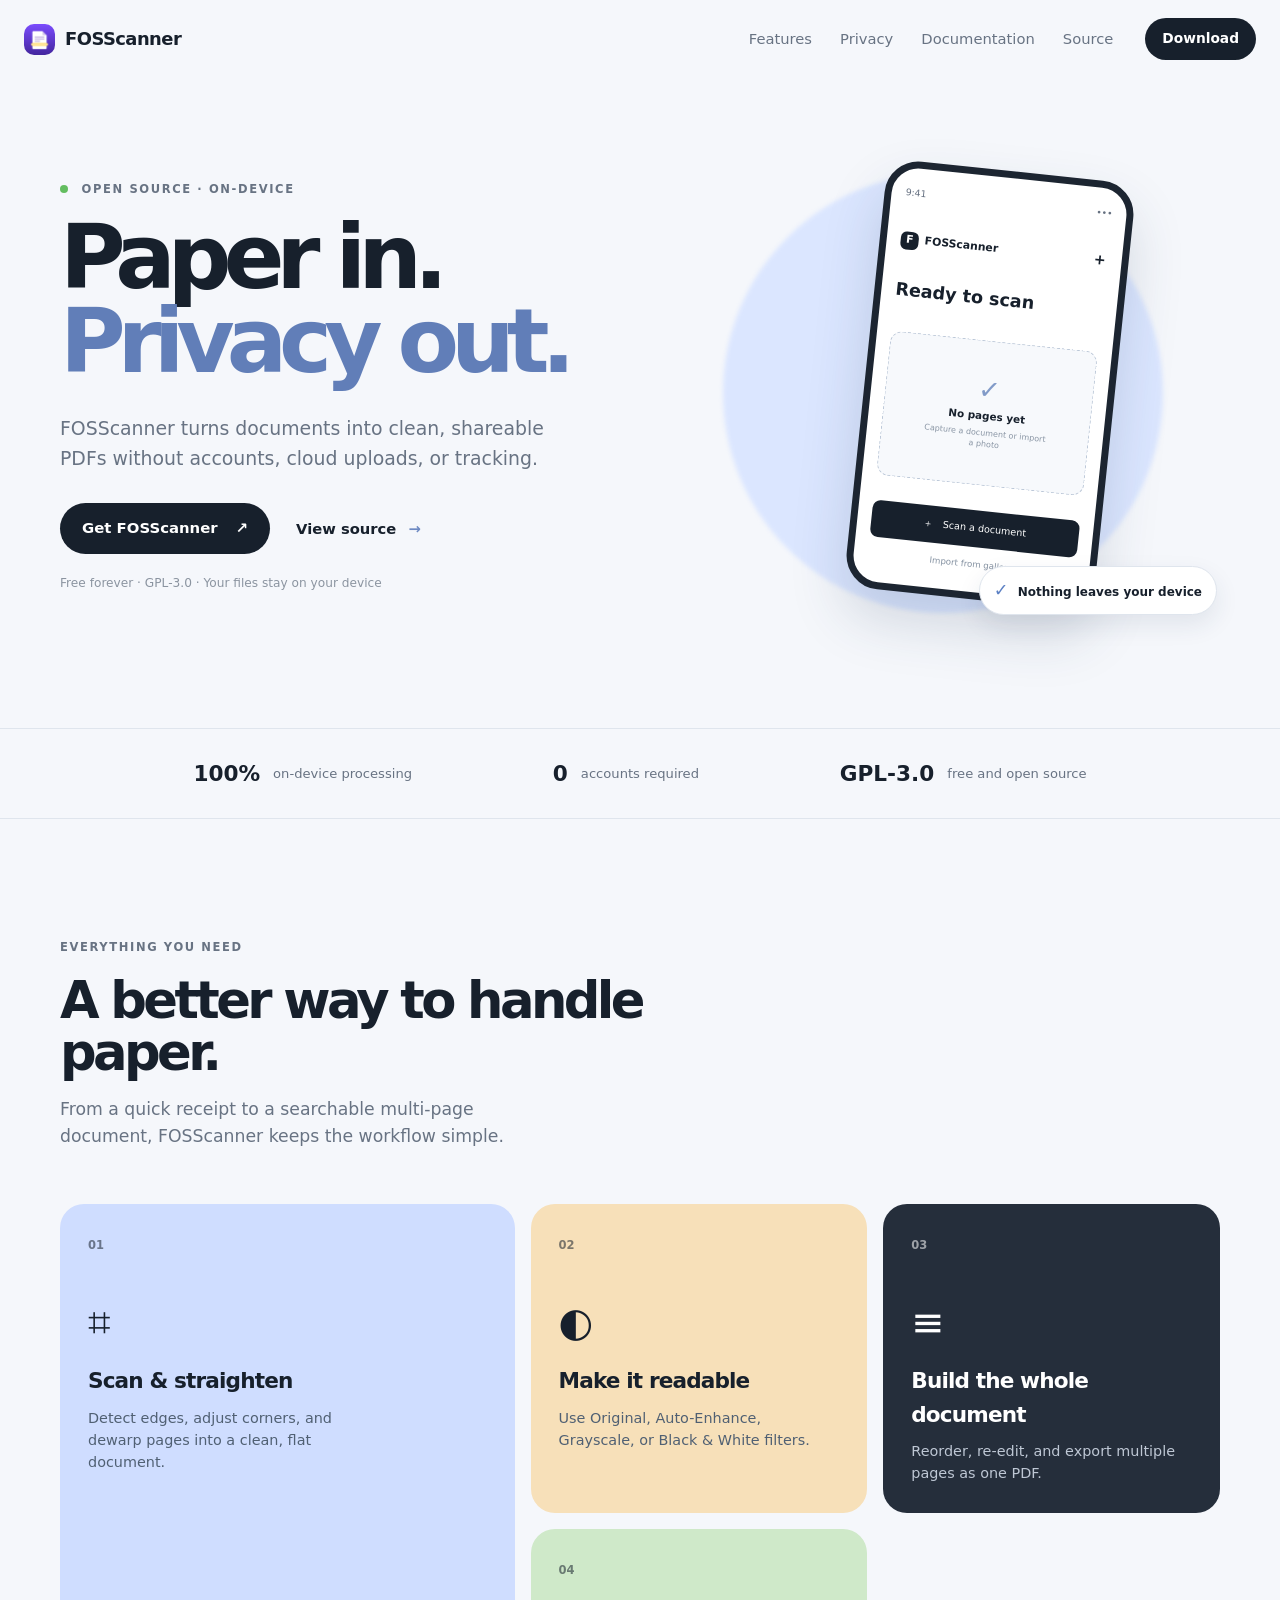
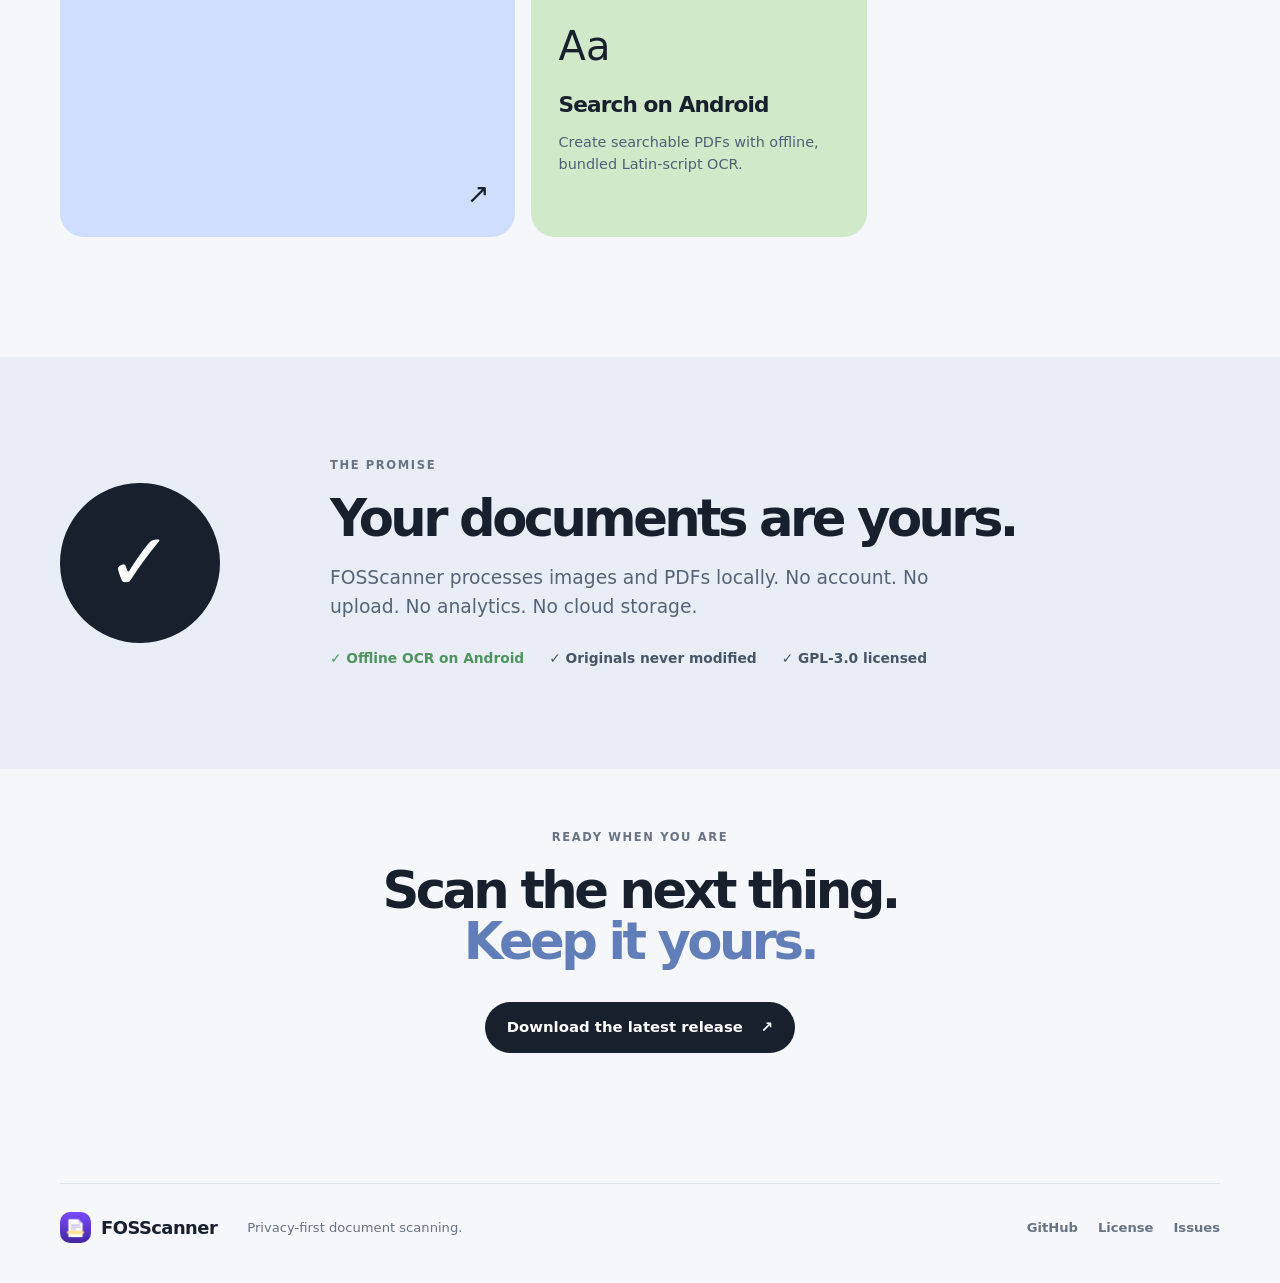
<file: index.html>
<!doctype html>
<html lang="en">
  <head>
    <meta charset="UTF-8" />
    <meta name="viewport" content="width=device-width, initial-scale=1.0" />
    <meta name="description" content="FOSScanner is a privacy-first, free and open-source document scanner. Scan, clean up, and export PDFs entirely on your device." />
    <meta name="theme-color" content="#f5f7fb" />
    <title>FOSScanner — Scan privately</title>
    <link rel="stylesheet" href="styles.css" />
    <link rel="stylesheet" href="hero.css" />
  </head>
  <body>
    <header class="site-header">
      <a class="brand" href="#top" aria-label="FOSScanner home">
        <img class="brand-logo" src="assets/fosscanner-icon.png" alt="" />
        <span>FOSScanner</span>
      </a>
      <nav class="nav-links" aria-label="Main navigation">
        <a href="#features">Features</a>
        <a href="#privacy">Privacy</a>
        <a href="documentation.html">Documentation</a>
        <a href="https://github.com/FOSScanner/fosscanner-app">Source</a>
      </nav>
      <a class="button button-small button-dark" href="https://github.com/FOSScanner/fosscanner-app/releases/latest">Download</a>
    </header>

    <main id="top">
      <section class="hero section-shell">
        <div class="hero-copy">
          <p class="eyebrow"><span class="status-dot"></span> Open source · on-device</p>
          <h1>Paper in.<br /><em>Privacy out.</em></h1>
          <p class="hero-text">FOSScanner turns documents into clean, shareable PDFs without accounts, cloud uploads, or tracking.</p>
          <div class="hero-actions">
            <a class="button button-primary" href="https://github.com/FOSScanner/fosscanner-app/releases/latest">Get FOSScanner <span>↗</span></a>
            <a class="text-link" href="https://github.com/FOSScanner/fosscanner-app">View source <span>→</span></a>
          </div>
          <p class="fine-print">Free forever · GPL-3.0 · Your files stay on your device</p>
        </div>
        <div class="hero-visual" aria-label="FOSScanner ready to scan preview">
          <div class="glow"></div>
          <div class="phone-card phone-front">
            <div class="phone-top"><span>9:41</span><span>•••</span></div>
            <div class="mini-header"><span class="mini-logo">F</span><span>FOSScanner</span><span class="plus">＋</span></div>
            <div class="mini-title">Ready to scan</div>
            <div class="empty-preview"><span>✓</span><strong>No pages yet</strong><small>Capture a document or import a photo</small></div>
            <div class="scan-button">＋ &nbsp; Scan a document</div>
            <div class="import-button">Import from gallery</div>
          </div>
          <div class="privacy-badge"><span>✓</span> Nothing leaves your device</div>
        </div>
      </section>

      <section class="proof-strip">
        <div><strong>100%</strong><span>on-device processing</span></div>
        <div><strong>0</strong><span>accounts required</span></div>
        <div><strong>GPL-3.0</strong><span>free and open source</span></div>
      </section>

      <section id="features" class="section-shell feature-section">
        <div class="section-heading">
          <p class="eyebrow">Everything you need</p>
          <h2>A better way to handle paper.</h2>
          <p>From a quick receipt to a searchable multi-page document, FOSScanner keeps the workflow simple.</p>
        </div>
        <div class="feature-grid">
          <article class="feature-card feature-large blue-card"><span class="feature-number">01</span><div class="feature-icon">⌗</div><h3>Scan &amp; straighten</h3><p>Detect edges, adjust corners, and dewarp pages into a clean, flat document.</p><span class="card-arrow">↗</span></article>
          <article class="feature-card warm-card"><span class="feature-number">02</span><div class="feature-icon">◐</div><h3>Make it readable</h3><p>Use Original, Auto-Enhance, Grayscale, or Black &amp; White filters.</p></article>
          <article class="feature-card dark-card"><span class="feature-number">03</span><div class="feature-icon">≡</div><h3>Build the whole document</h3><p>Reorder, re-edit, and export multiple pages as one PDF.</p></article>
          <article class="feature-card green-card"><span class="feature-number">04</span><div class="feature-icon">Aa</div><h3>Search on Android</h3><p>Create searchable PDFs with offline, bundled Latin-script OCR.</p></article>
        </div>
      </section>

      <section id="privacy" class="privacy-section">
        <div class="section-shell privacy-layout">
          <div class="privacy-symbol" aria-hidden="true"><span>✓</span></div>
          <div>
            <p class="eyebrow">The promise</p>
            <h2>Your documents are yours.</h2>
            <p class="privacy-lead">FOSScanner processes images and PDFs locally. No account. No upload. No analytics. No cloud storage.</p>
            <div class="privacy-points"><span>✓ Offline OCR on Android</span><span>✓ Originals never modified</span><span>✓ GPL-3.0 licensed</span></div>
          </div>
        </div>
      </section>

      <section class="cta-section section-shell">
        <p class="eyebrow">Ready when you are</p>
        <h2>Scan the next thing.<br /><em>Keep it yours.</em></h2>
        <a class="button button-primary" href="https://github.com/FOSScanner/fosscanner-app/releases/latest">Download the latest release <span>↗</span></a>
      </section>
    </main>

    <footer class="site-footer section-shell">
      <a class="brand" href="#top" aria-label="FOSScanner home"><img class="brand-logo" src="assets/fosscanner-icon.png" alt="" /><span>FOSScanner</span></a>
      <p>Privacy-first document scanning.</p>
      <div><a href="https://github.com/FOSScanner/fosscanner-app">GitHub</a><a href="https://github.com/FOSScanner/fosscanner-app/blob/dev/LICENSE">License</a><a href="https://github.com/FOSScanner/fosscanner-app/issues">Issues</a></div>
    </footer>
  </body>
</html>
</file>
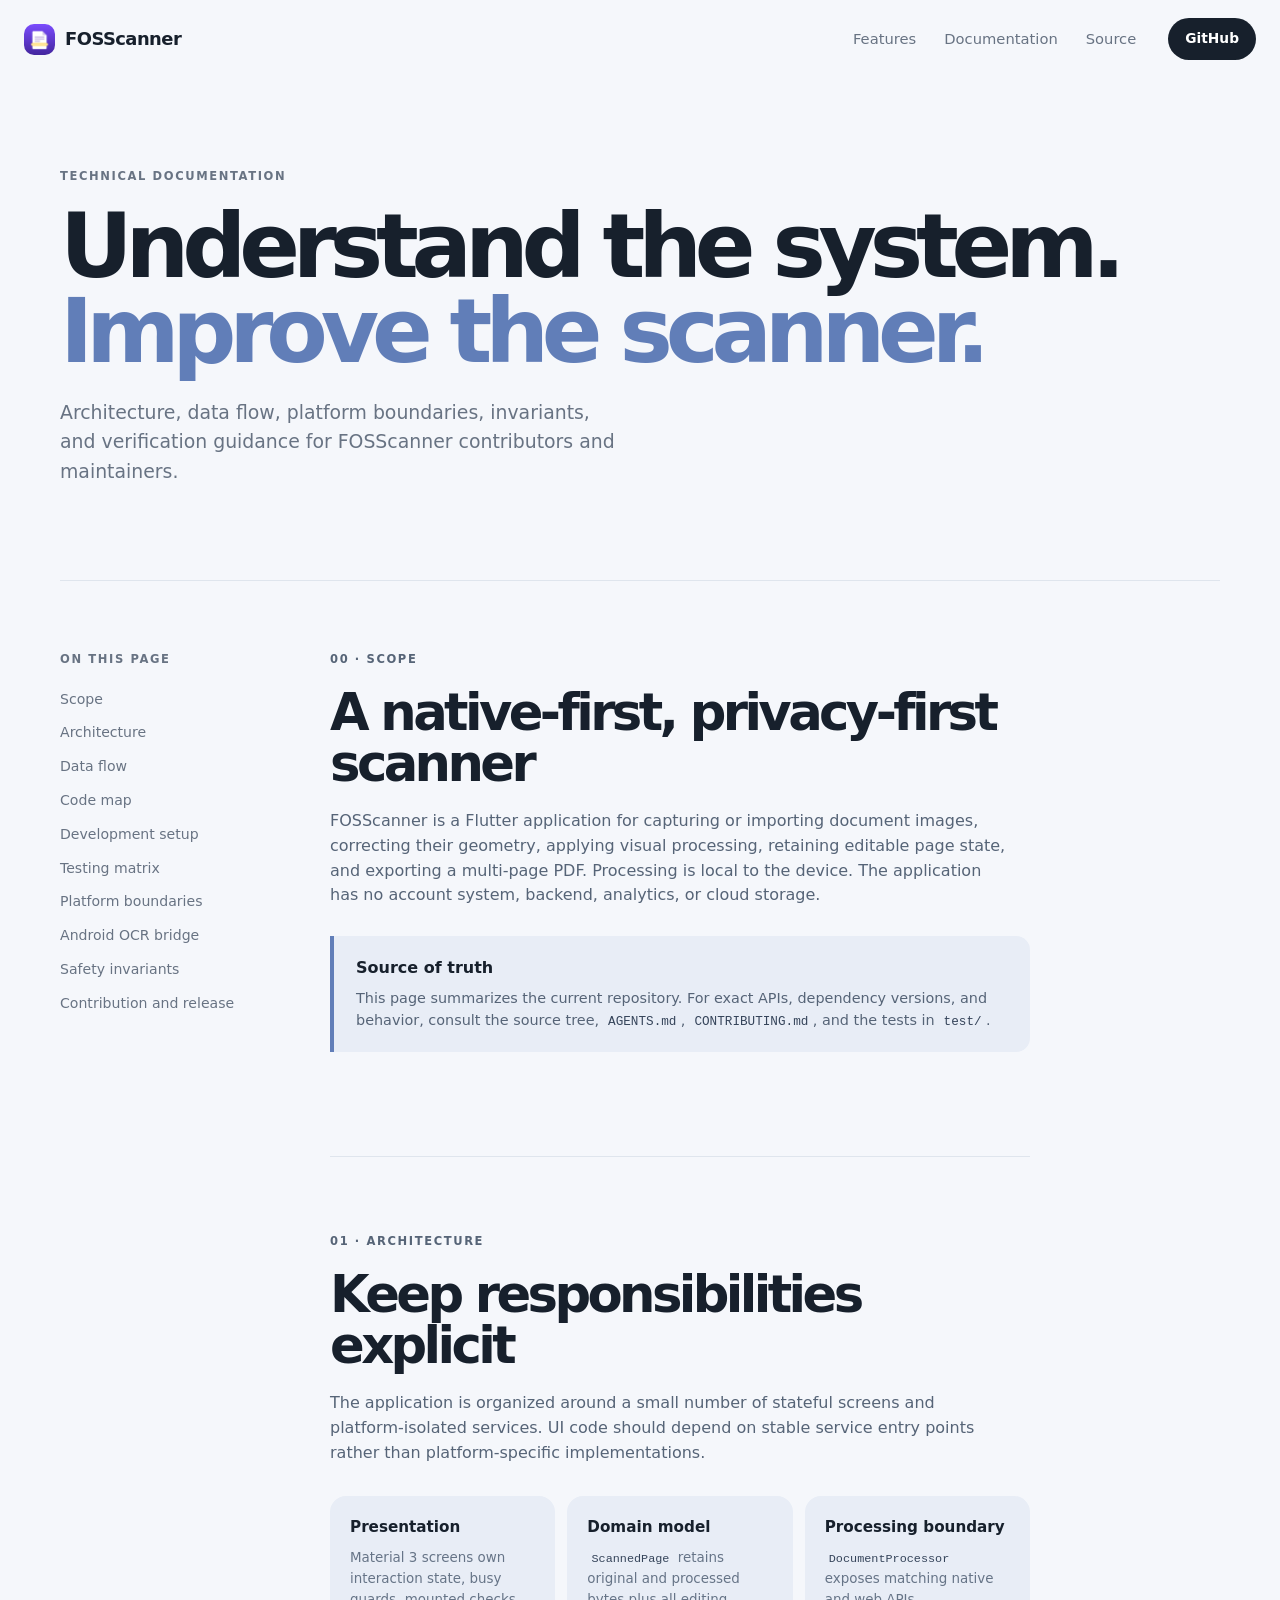
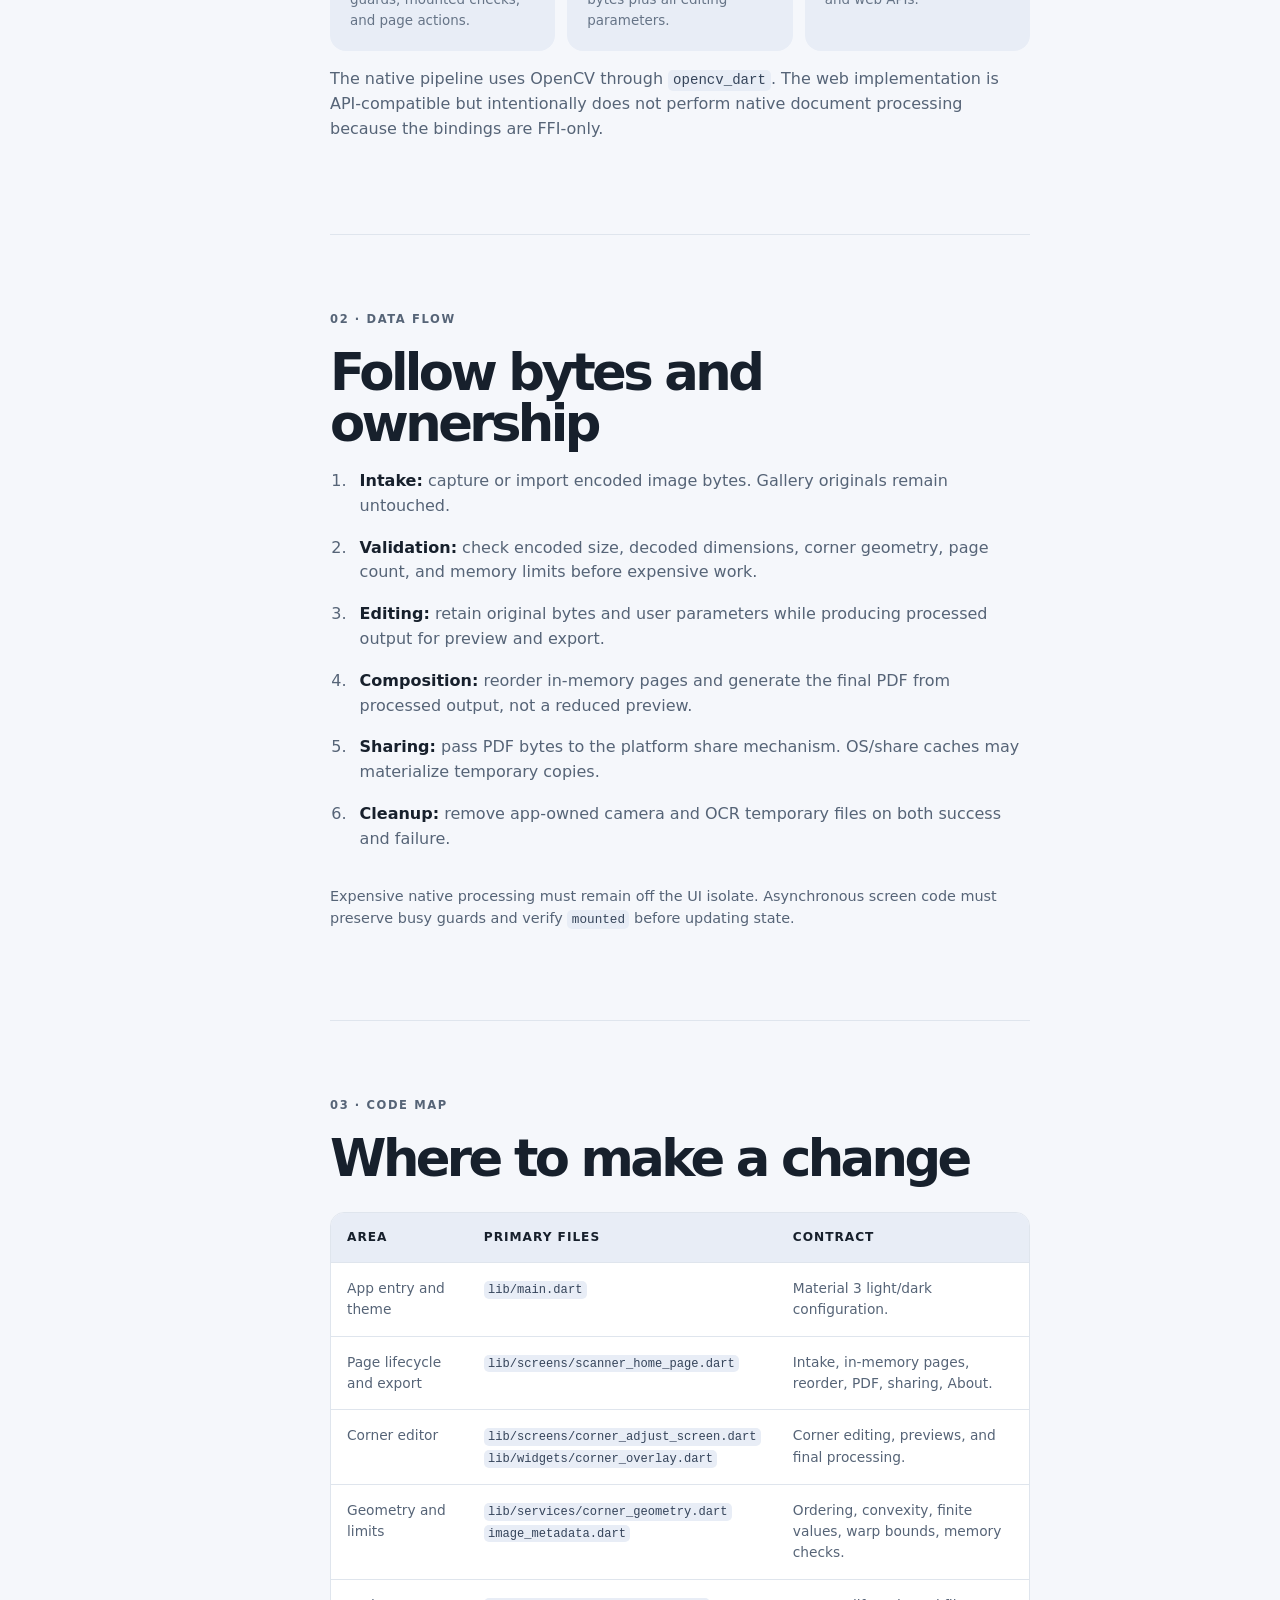
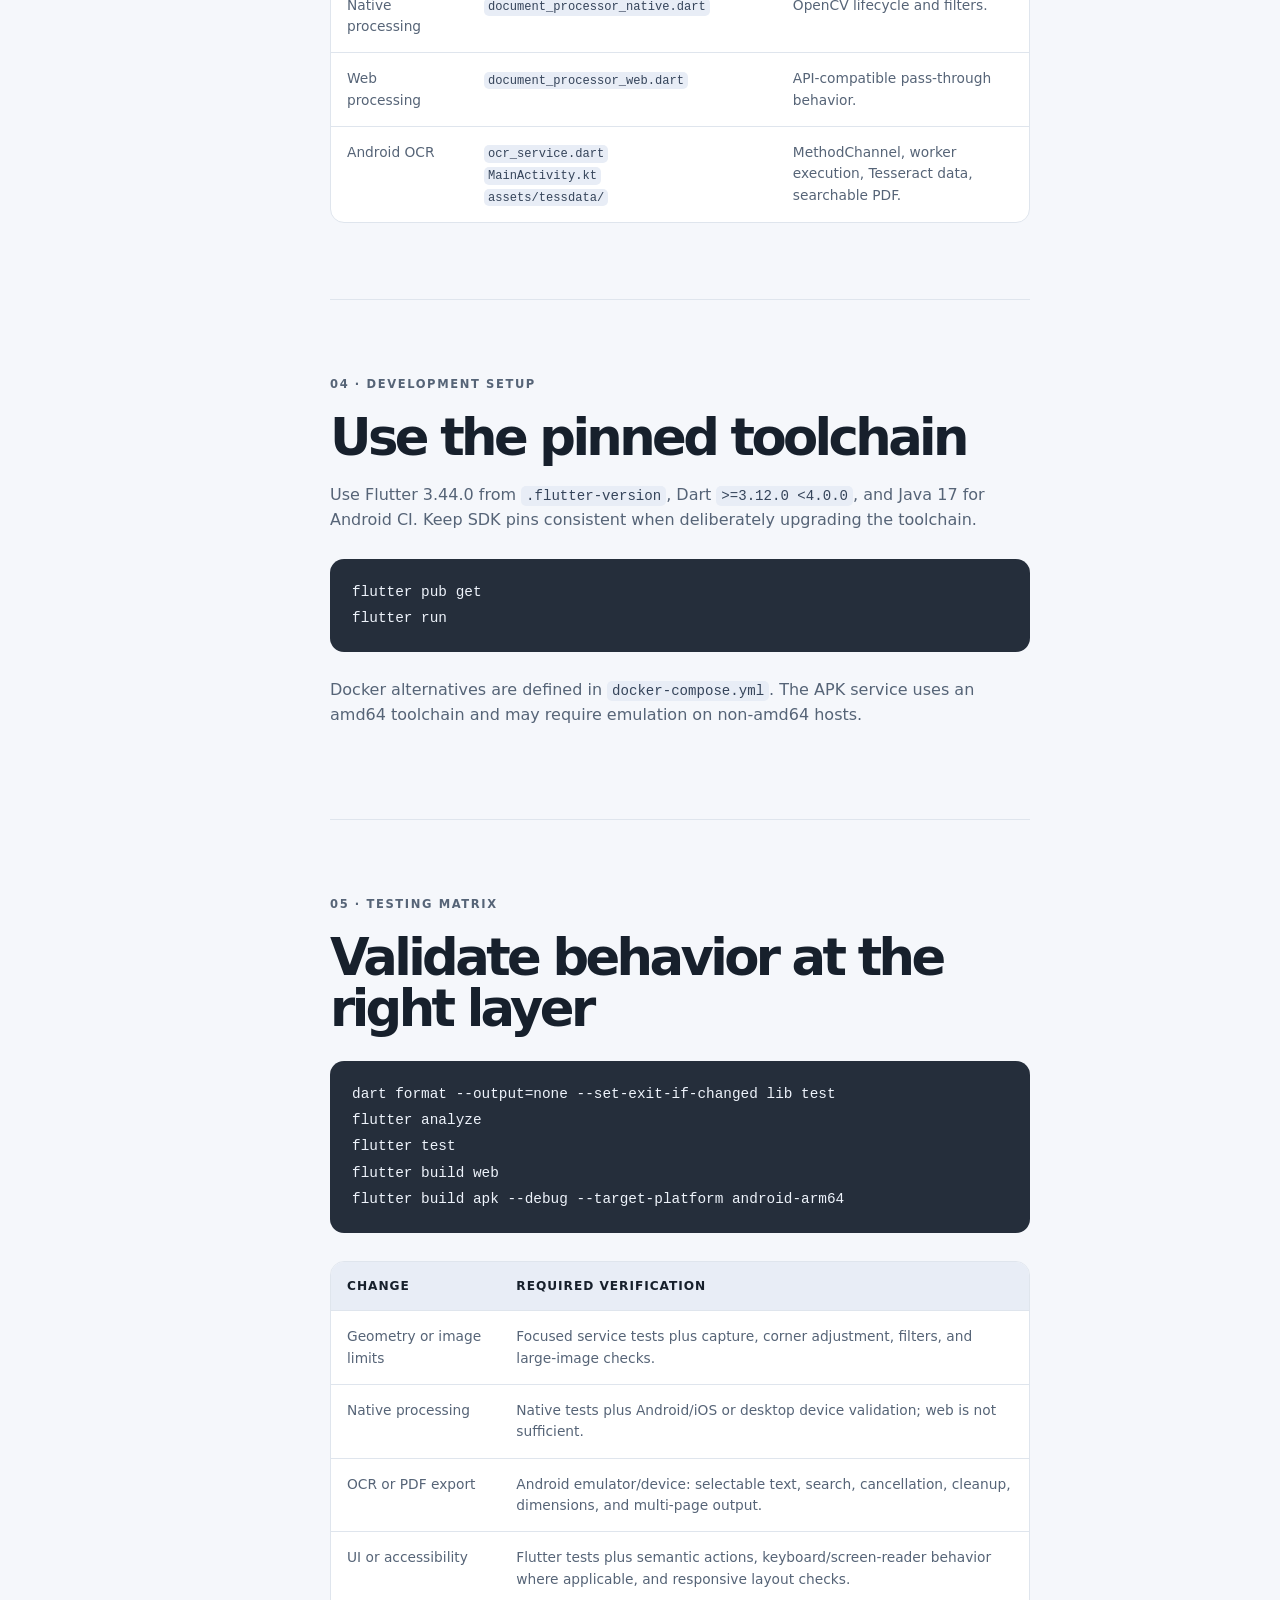
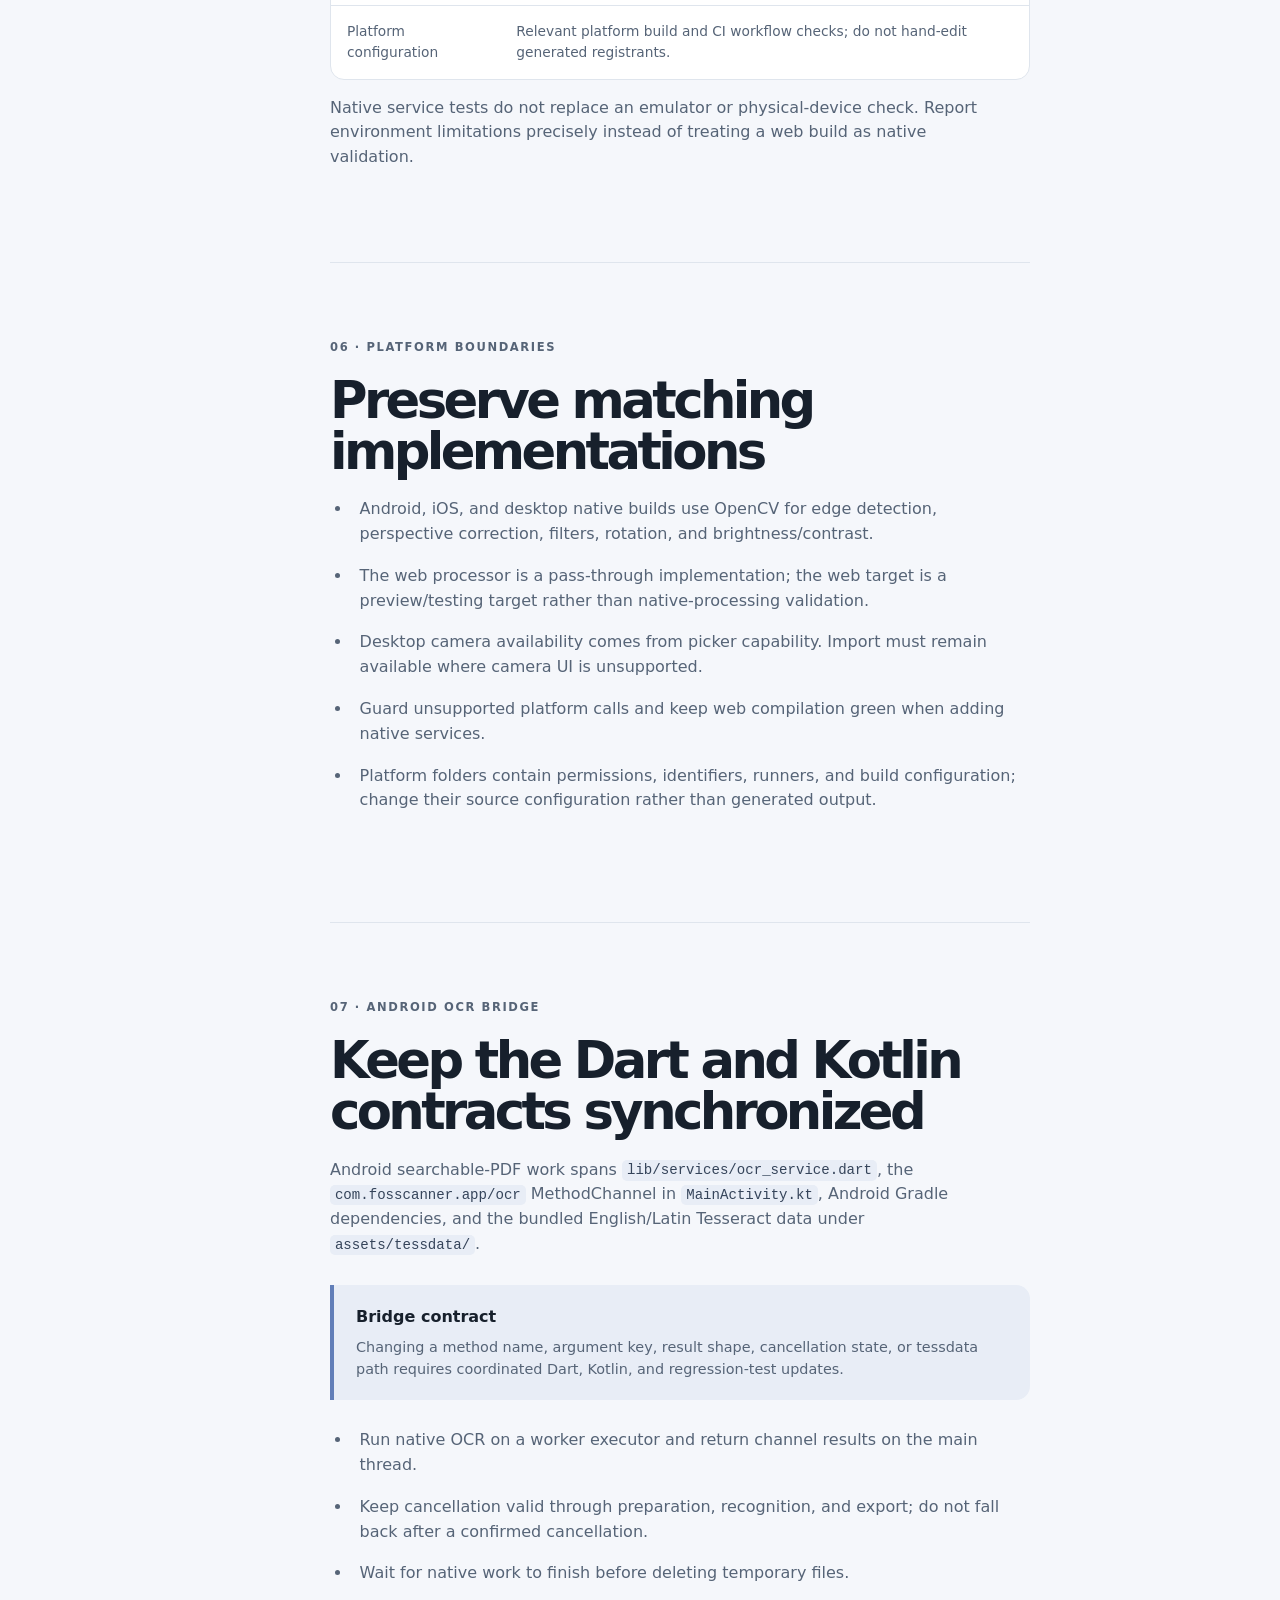
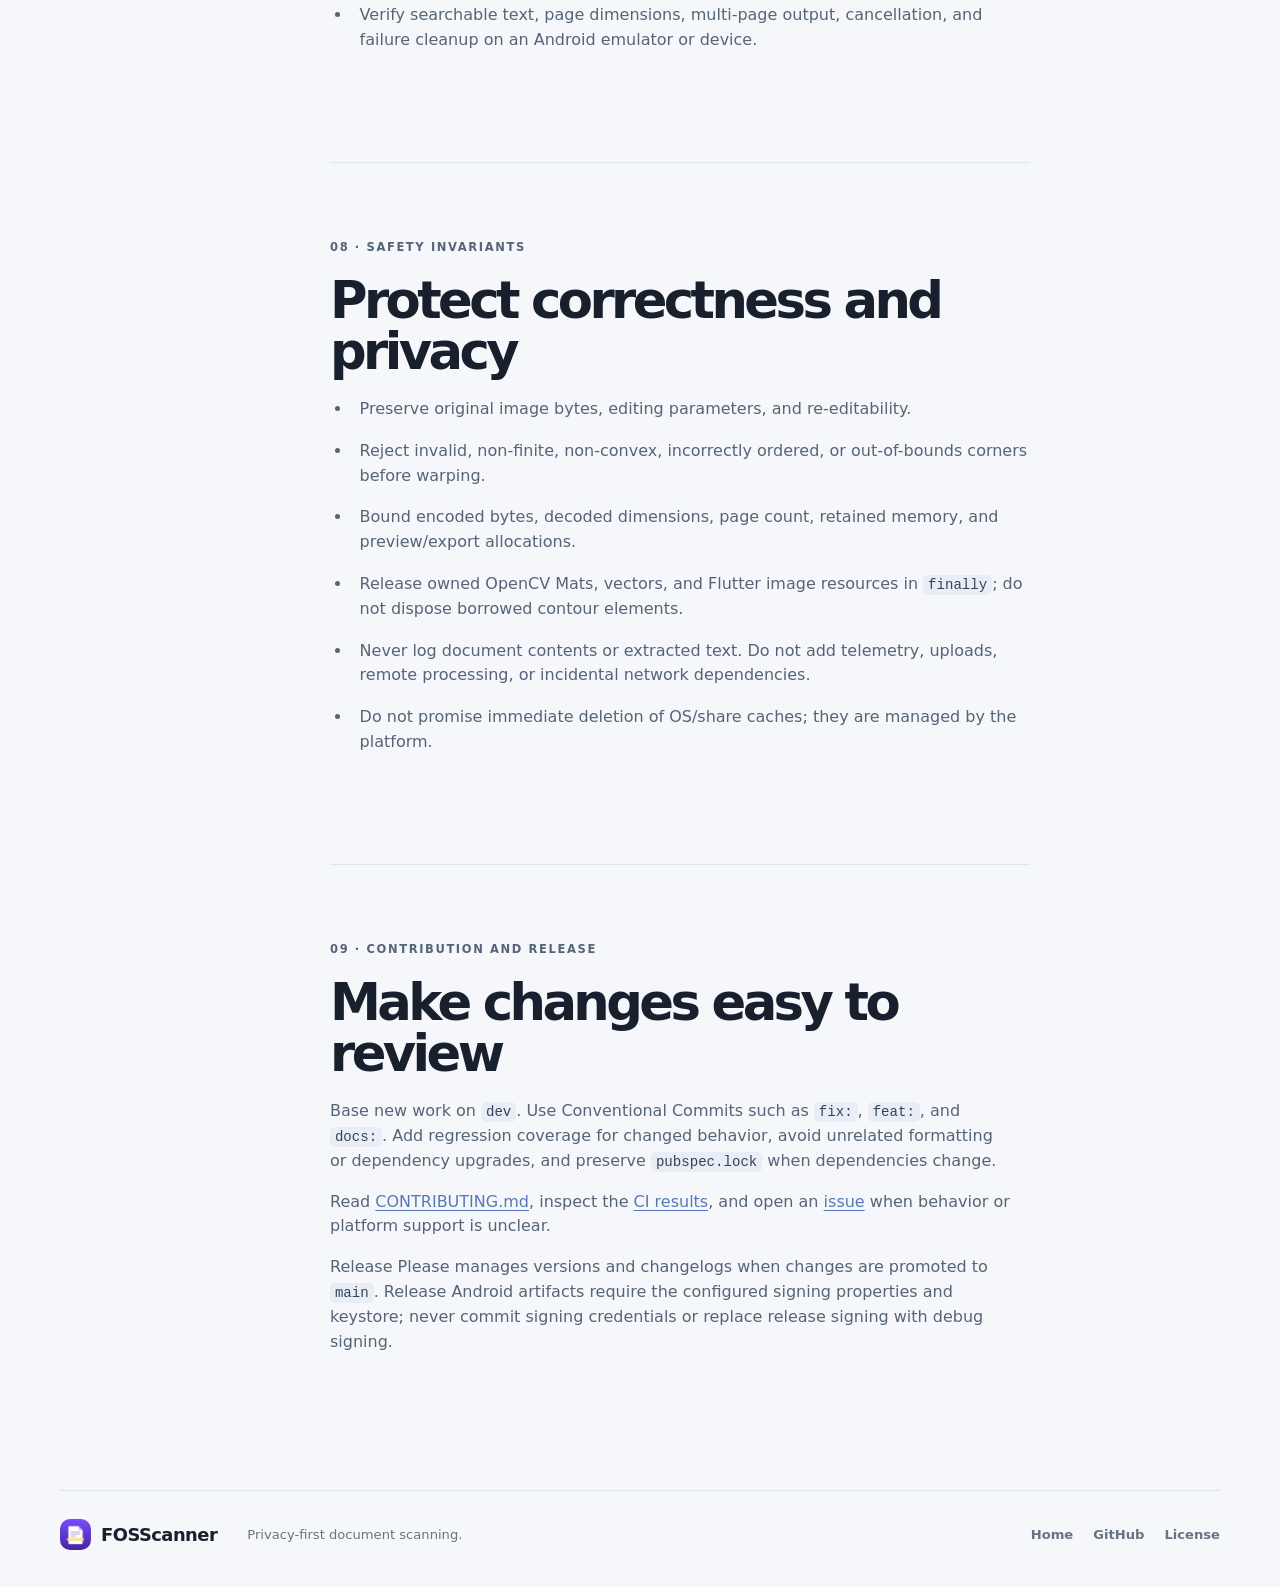
<file: documentation.html>
<!doctype html>
<html lang="en">
  <head>
    <meta charset="UTF-8" />
    <meta name="viewport" content="width=device-width, initial-scale=1.0" />
    <meta name="description" content="Technical documentation for FOSScanner contributors and maintainers." />
    <meta name="theme-color" content="#f5f7fb" />
    <title>Documentation — FOSScanner</title>
    <link rel="icon" href="assets/fosscanner-icon.png" />
    <link rel="stylesheet" href="styles.css" />
    <link rel="stylesheet" href="docs.css" />
  </head>
  <body class="docs-page">
    <header class="site-header">
      <a class="brand" href="index.html" aria-label="FOSScanner home">
        <img class="brand-logo" src="assets/fosscanner-icon.png" alt="" />
        <span>FOSScanner</span>
      </a>
      <nav class="nav-links" aria-label="Main navigation">
        <a href="index.html#features">Features</a>
        <a href="documentation.html" aria-current="page">Documentation</a>
        <a href="https://github.com/FOSScanner/fosscanner-app">Source</a>
      </nav>
      <a class="button button-small button-dark" href="https://github.com/FOSScanner/fosscanner-app">GitHub</a>
    </header>

    <main>
      <section class="docs-hero section-shell">
        <p class="eyebrow">Technical Documentation</p>
        <h1>Understand the system.<br /><em>Improve the scanner.</em></h1>
        <p>Architecture, data flow, platform boundaries, invariants, and verification guidance for FOSScanner contributors and maintainers.</p>
      </section>

      <div class="docs-layout section-shell">
        <aside class="docs-nav" aria-label="Documentation sections">
          <p class="eyebrow">On this page</p>
          <a href="#scope">Scope</a>
          <a href="#architecture">Architecture</a>
          <a href="#data-flow">Data flow</a>
          <a href="#code-map">Code map</a>
          <a href="#setup">Development setup</a>
          <a href="#testing">Testing matrix</a>
          <a href="#platforms">Platform boundaries</a>
          <a href="#ocr">Android OCR bridge</a>
          <a href="#invariants">Safety invariants</a>
          <a href="#contributing">Contribution and release</a>
        </aside>

        <article class="docs-content">
          <section id="scope" class="docs-section">
            <p class="eyebrow">00 · Scope</p>
            <h2>A native-first, privacy-first scanner</h2>
            <p>FOSScanner is a Flutter application for capturing or importing document images, correcting their geometry, applying visual processing, retaining editable page state, and exporting a multi-page PDF. Processing is local to the device. The application has no account system, backend, analytics, or cloud storage.</p>
            <div class="notice"><strong>Source of truth</strong><span>This page summarizes the current repository. For exact APIs, dependency versions, and behavior, consult the source tree, <code>AGENTS.md</code>, <code>CONTRIBUTING.md</code>, and the tests in <code>test/</code>.</span></div>
          </section>

          <section id="architecture" class="docs-section">
            <p class="eyebrow">01 · Architecture</p>
            <h2>Keep responsibilities explicit</h2>
            <p>The application is organized around a small number of stateful screens and platform-isolated services. UI code should depend on stable service entry points rather than platform-specific implementations.</p>
            <div class="docs-cards">
              <div><strong>Presentation</strong><span>Material 3 screens own interaction state, busy guards, mounted checks, and page actions.</span></div>
              <div><strong>Domain model</strong><span><code>ScannedPage</code> retains original and processed bytes plus all editing parameters.</span></div>
              <div><strong>Processing boundary</strong><span><code>DocumentProcessor</code> exposes matching native and web APIs.</span></div>
            </div>
            <p>The native pipeline uses OpenCV through <code>opencv_dart</code>. The web implementation is API-compatible but intentionally does not perform native document processing because the bindings are FFI-only.</p>
          </section>

          <section id="data-flow" class="docs-section">
            <p class="eyebrow">02 · Data flow</p>
            <h2>Follow bytes and ownership</h2>
            <ol class="docs-steps">
              <li><strong>Intake:</strong> capture or import encoded image bytes. Gallery originals remain untouched.</li>
              <li><strong>Validation:</strong> check encoded size, decoded dimensions, corner geometry, page count, and memory limits before expensive work.</li>
              <li><strong>Editing:</strong> retain original bytes and user parameters while producing processed output for preview and export.</li>
              <li><strong>Composition:</strong> reorder in-memory pages and generate the final PDF from processed output, not a reduced preview.</li>
              <li><strong>Sharing:</strong> pass PDF bytes to the platform share mechanism. OS/share caches may materialize temporary copies.</li>
              <li><strong>Cleanup:</strong> remove app-owned camera and OCR temporary files on both success and failure.</li>
            </ol>
            <p class="docs-code-note">Expensive native processing must remain off the UI isolate. Asynchronous screen code must preserve busy guards and verify <code>mounted</code> before updating state.</p>
          </section>

          <section id="code-map" class="docs-section">
            <p class="eyebrow">03 · Code map</p>
            <h2>Where to make a change</h2>
            <div class="docs-table-wrap"><table><thead><tr><th>Area</th><th>Primary files</th><th>Contract</th></tr></thead><tbody>
              <tr><td>App entry and theme</td><td><code>lib/main.dart</code></td><td>Material 3 light/dark configuration.</td></tr>
              <tr><td>Page lifecycle and export</td><td><code>lib/screens/scanner_home_page.dart</code></td><td>Intake, in-memory pages, reorder, PDF, sharing, About.</td></tr>
              <tr><td>Corner editor</td><td><code>lib/screens/corner_adjust_screen.dart</code><br /><code>lib/widgets/corner_overlay.dart</code></td><td>Corner editing, previews, and final processing.</td></tr>
              <tr><td>Geometry and limits</td><td><code>lib/services/corner_geometry.dart</code><br /><code>image_metadata.dart</code></td><td>Ordering, convexity, finite values, warp bounds, memory checks.</td></tr>
              <tr><td>Native processing</td><td><code>document_processor_native.dart</code></td><td>OpenCV lifecycle and filters.</td></tr>
              <tr><td>Web processing</td><td><code>document_processor_web.dart</code></td><td>API-compatible pass-through behavior.</td></tr>
              <tr><td>Android OCR</td><td><code>ocr_service.dart</code><br /><code>MainActivity.kt</code><br /><code>assets/tessdata/</code></td><td>MethodChannel, worker execution, Tesseract data, searchable PDF.</td></tr>
            </tbody></table></div>
          </section>

          <section id="setup" class="docs-section">
            <p class="eyebrow">04 · Development setup</p>
            <h2>Use the pinned toolchain</h2>
            <p>Use Flutter 3.44.0 from <code>.flutter-version</code>, Dart <code>&gt;=3.12.0 &lt;4.0.0</code>, and Java 17 for Android CI. Keep SDK pins consistent when deliberately upgrading the toolchain.</p>
            <pre><code>flutter pub get
flutter run</code></pre>
            <p>Docker alternatives are defined in <code>docker-compose.yml</code>. The APK service uses an amd64 toolchain and may require emulation on non-amd64 hosts.</p>
          </section>

          <section id="testing" class="docs-section">
            <p class="eyebrow">05 · Testing matrix</p>
            <h2>Validate behavior at the right layer</h2>
            <pre><code>dart format --output=none --set-exit-if-changed lib test
flutter analyze
flutter test
flutter build web
flutter build apk --debug --target-platform android-arm64</code></pre>
            <div class="docs-table-wrap"><table><thead><tr><th>Change</th><th>Required verification</th></tr></thead><tbody>
              <tr><td>Geometry or image limits</td><td>Focused service tests plus capture, corner adjustment, filters, and large-image checks.</td></tr>
              <tr><td>Native processing</td><td>Native tests plus Android/iOS or desktop device validation; web is not sufficient.</td></tr>
              <tr><td>OCR or PDF export</td><td>Android emulator/device: selectable text, search, cancellation, cleanup, dimensions, and multi-page output.</td></tr>
              <tr><td>UI or accessibility</td><td>Flutter tests plus semantic actions, keyboard/screen-reader behavior where applicable, and responsive layout checks.</td></tr>
              <tr><td>Platform configuration</td><td>Relevant platform build and CI workflow checks; do not hand-edit generated registrants.</td></tr>
            </tbody></table></div>
            <p>Native service tests do not replace an emulator or physical-device check. Report environment limitations precisely instead of treating a web build as native validation.</p>
          </section>

          <section id="platforms" class="docs-section">
            <p class="eyebrow">06 · Platform boundaries</p>
            <h2>Preserve matching implementations</h2>
            <ul class="docs-list">
              <li>Android, iOS, and desktop native builds use OpenCV for edge detection, perspective correction, filters, rotation, and brightness/contrast.</li>
              <li>The web processor is a pass-through implementation; the web target is a preview/testing target rather than native-processing validation.</li>
              <li>Desktop camera availability comes from picker capability. Import must remain available where camera UI is unsupported.</li>
              <li>Guard unsupported platform calls and keep web compilation green when adding native services.</li>
              <li>Platform folders contain permissions, identifiers, runners, and build configuration; change their source configuration rather than generated output.</li>
            </ul>
          </section>

          <section id="ocr" class="docs-section">
            <p class="eyebrow">07 · Android OCR bridge</p>
            <h2>Keep the Dart and Kotlin contracts synchronized</h2>
            <p>Android searchable-PDF work spans <code>lib/services/ocr_service.dart</code>, the <code>com.fosscanner.app/ocr</code> MethodChannel in <code>MainActivity.kt</code>, Android Gradle dependencies, and the bundled English/Latin Tesseract data under <code>assets/tessdata/</code>.</p>
            <div class="notice"><strong>Bridge contract</strong><span>Changing a method name, argument key, result shape, cancellation state, or tessdata path requires coordinated Dart, Kotlin, and regression-test updates.</span></div>
            <ul class="docs-list"><li>Run native OCR on a worker executor and return channel results on the main thread.</li><li>Keep cancellation valid through preparation, recognition, and export; do not fall back after a confirmed cancellation.</li><li>Wait for native work to finish before deleting temporary files.</li><li>Verify searchable text, page dimensions, multi-page output, cancellation, and failure cleanup on an Android emulator or device.</li></ul>
          </section>

          <section id="invariants" class="docs-section">
            <p class="eyebrow">08 · Safety invariants</p>
            <h2>Protect correctness and privacy</h2>
            <ul class="docs-list">
              <li>Preserve original image bytes, editing parameters, and re-editability.</li>
              <li>Reject invalid, non-finite, non-convex, incorrectly ordered, or out-of-bounds corners before warping.</li>
              <li>Bound encoded bytes, decoded dimensions, page count, retained memory, and preview/export allocations.</li>
              <li>Release owned OpenCV Mats, vectors, and Flutter image resources in <code>finally</code>; do not dispose borrowed contour elements.</li>
              <li>Never log document contents or extracted text. Do not add telemetry, uploads, remote processing, or incidental network dependencies.</li>
              <li>Do not promise immediate deletion of OS/share caches; they are managed by the platform.</li>
            </ul>
          </section>

          <section id="contributing" class="docs-section docs-developer">
            <p class="eyebrow">09 · Contribution and release</p>
            <h2>Make changes easy to review</h2>
            <p>Base new work on <code>dev</code>. Use Conventional Commits such as <code>fix:</code>, <code>feat:</code>, and <code>docs:</code>. Add regression coverage for changed behavior, avoid unrelated formatting or dependency upgrades, and preserve <code>pubspec.lock</code> when dependencies change.</p>
            <p>Read <a href="https://github.com/FOSScanner/fosscanner-app/blob/dev/CONTRIBUTING.md">CONTRIBUTING.md</a>, inspect the <a href="https://github.com/FOSScanner/fosscanner-app/actions">CI results</a>, and open an <a href="https://github.com/FOSScanner/fosscanner-app/issues">issue</a> when behavior or platform support is unclear.</p>
            <p>Release Please manages versions and changelogs when changes are promoted to <code>main</code>. Release Android artifacts require the configured signing properties and keystore; never commit signing credentials or replace release signing with debug signing.</p>
          </section>
        </article>
      </div>
    </main>

    <footer class="site-footer section-shell">
      <a class="brand" href="index.html" aria-label="FOSScanner home"><img class="brand-logo" src="assets/fosscanner-icon.png" alt="" /><span>FOSScanner</span></a>
      <p>Privacy-first document scanning.</p>
      <div><a href="index.html">Home</a><a href="https://github.com/FOSScanner/fosscanner-app">GitHub</a><a href="https://github.com/FOSScanner/fosscanner-app/blob/dev/LICENSE">License</a></div>
    </footer>
  </body>
</html>
</file>
<file: styles.css>
:root{--ink:#17202c;--muted:#687383;--line:#dfe5ed;--paper:#f5f7fb;--blue:#cfddff;--green:#cfe9c9;--warm:#f7e0b9;--dark:#252e3b;--radius:24px}*{box-sizing:border-box}html{scroll-behavior:smooth}body{margin:0;background:var(--paper);color:var(--ink);font-family:system-ui,-apple-system,BlinkMacSystemFont,"Segoe UI",sans-serif;font-size:16px;line-height:1.55}a{color:inherit;text-decoration:none}.section-shell{width:min(1160px,calc(100% - 48px));margin-inline:auto}.site-header{height:78px;width:min(1280px,calc(100% - 48px));margin:auto;display:flex;align-items:center;gap:32px}.brand{display:inline-flex;align-items:center;gap:10px;font-family:ui-rounded,"SF Pro Rounded","Arial Rounded MT Bold",system-ui,sans-serif;font-weight:700;font-size:1.12rem;letter-spacing:-.03em}.brand-logo{width:31px;height:31px;border-radius:10px;display:block;object-fit:cover}.nav-links{display:flex;gap:28px;margin-left:auto;color:var(--muted);font-size:.92rem}.nav-links a:hover,.site-footer a:hover{color:var(--ink)}.button{display:inline-flex;align-items:center;justify-content:center;gap:18px;border-radius:999px;padding:14px 22px;font-weight:700;font-size:.93rem;transition:transform .2s ease,box-shadow .2s ease}.button:hover{transform:translateY(-2px);box-shadow:0 10px 24px #17202c20}.button-primary{background:var(--ink);color:#fff}.button-dark{background:var(--ink);color:#fff}.button-small{padding:10px 17px;font-size:.86rem}.hero{min-height:650px;display:grid;grid-template-columns:1fr 1fr;align-items:center;gap:50px;padding:60px 0 80px}.eyebrow{text-transform:uppercase;letter-spacing:.14em;font-size:.72rem;font-weight:700;color:var(--muted);margin:0 0 18px}.status-dot{display:inline-block;width:8px;height:8px;border-radius:50%;background:#63bd60;margin-right:8px}.hero h1{font-family:ui-rounded,"SF Pro Rounded","Arial Rounded MT Bold",system-ui,sans-serif;font-size:clamp(3.6rem,7vw,6.8rem);line-height:.93;letter-spacing:-.09em;margin:0 0 30px}.hero h1 em,.cta-section h2 em{font-style:normal;color:#617eb8}.hero-text{max-width:500px;color:var(--muted);font-size:1.18rem;line-height:1.6}.hero-actions{display:flex;align-items:center;gap:26px;margin:30px 0 20px}.text-link{font-weight:700;font-size:.92rem}.text-link span{color:#6d89c2;margin-left:7px}.fine-print{color:#8b94a0;font-size:.76rem}.hero-visual{position:relative;min-height:480px;display:grid;place-items:center}.glow{position:absolute;width:440px;height:440px;background:#dbe6ff;border-radius:50%;filter:blur(2px)}.phone-card{position:absolute;width:250px;min-height:430px;border:7px solid #1c2531;border-radius:34px;padding:18px 14px;box-shadow:0 28px 55px #293d5b2c;background:#fff}.phone-back{transform:translate(-68px,18px) rotate(-8deg);opacity:.72;background:#eef2f7}.phone-front{transform:translate(47px,-8px) rotate(6deg);z-index:2}.phone-top{font-size:.58rem;display:flex;justify-content:space-between;color:#657080}.mini-header{display:flex;align-items:center;gap:6px;font-size:.68rem;font-weight:700;margin:28px 0 24px}.mini-logo{display:grid;place-items:center;width:18px;height:18px;border-radius:6px;background:var(--ink);color:#fff}.plus{margin-left:auto;font-size:1rem}.mini-title{font-family:ui-rounded,"SF Pro Rounded","Arial Rounded MT Bold",system-ui,sans-serif;font-size:1.1rem;font-weight:700;margin:20px 0 15px}.mini-line{height:6px;width:75%;border-radius:5px;background:#d7dfeb;margin:11px 0}.mini-line.short{width:45%}.mini-doc{height:75px;border-radius:10px;background:#d2dce9;margin:16px 0}.document-row{display:flex;align-items:center;gap:8px;padding:12px 0;border-bottom:1px solid #e8edf3;font-size:.6rem}.document-row small{display:block;color:#8b96a5;font-size:.52rem;margin-top:3px}.document-row>span:last-child{margin-left:auto;color:#9da8b4}.doc-icon{display:grid;place-items:center;width:29px;height:36px;border-radius:5px;background:#ffc879;color:#92621f;font-size:1rem}.doc-icon.blue{background:#b9cdfa;color:#5579c0}.doc-icon.green{background:#b9ddb4;color:#4c8b48}.scan-button{background:var(--ink);color:#fff;border-radius:8px;padding:11px 8px;text-align:center;font-size:.6rem;margin-top:25px}.privacy-badge{position:absolute;z-index:3;bottom:18px;right:3px;padding:10px 14px;background:#fff;border:1px solid var(--line);border-radius:999px;box-shadow:0 10px 25px #253a5218;font-size:.75rem;font-weight:700}.privacy-badge span{color:#5c80c4;font-size:1.1rem;margin-right:5px}.proof-strip{border-top:1px solid var(--line);border-bottom:1px solid var(--line);display:flex;justify-content:center;gap:clamp(35px,11vw,150px);padding:28px 20px}.proof-strip div{display:flex;align-items:center;gap:13px}.proof-strip strong{font-family:ui-rounded,"SF Pro Rounded","Arial Rounded MT Bold",system-ui,sans-serif;font-size:1.35rem}.proof-strip span{font-size:.82rem;color:var(--muted)}.feature-section{padding:120px 0}.section-heading{max-width:630px}.section-heading h2,.privacy-section h2,.cta-section h2{font-family:ui-rounded,"SF Pro Rounded","Arial Rounded MT Bold",system-ui,sans-serif;font-size:clamp(2.2rem,4vw,4rem);line-height:1;letter-spacing:-.07em;margin:0 0 18px}.section-heading>p:last-child{color:var(--muted);font-size:1.08rem;max-width:500px}.feature-grid{display:grid;grid-template-columns:1.35fr 1fr 1fr;grid-template-rows:1fr 1fr;gap:16px;margin-top:55px}.feature-card{position:relative;min-height:230px;border-radius:var(--radius);padding:28px;overflow:hidden}.feature-large{grid-row:span 2}.blue-card{background:var(--blue)}.warm-card{background:var(--warm)}.dark-card{background:var(--dark);color:#fff}.green-card{background:var(--green)}.feature-number{font-size:.72rem;font-weight:700;opacity:.55}.feature-icon{font-family:ui-rounded,"SF Pro Rounded","Arial Rounded MT Bold",system-ui,sans-serif;font-size:2.5rem;line-height:1;margin:45px 0 22px}.feature-card h3{font-family:ui-rounded,"SF Pro Rounded","Arial Rounded MT Bold",system-ui,sans-serif;font-size:1.35rem;letter-spacing:-.04em;margin:0 0 9px}.feature-card p{max-width:280px;color:#506073;font-size:.9rem;margin:0}.dark-card p{color:#bec7d4}.card-arrow{position:absolute;right:25px;bottom:22px;font-size:1.7rem}.privacy-section{background:#e8edf6;padding:100px 0}.privacy-layout{display:grid;grid-template-columns:210px 1fr;gap:60px;align-items:center}.privacy-symbol{width:160px;height:160px;border-radius:50%;display:grid;place-items:center;background:var(--ink);color:#fff;font-size:5rem;transform:rotate(-12deg)}.privacy-symbol span{transform:rotate(12deg)}.privacy-lead{max-width:650px;color:#566477;font-size:1.17rem}.privacy-points{display:flex;flex-wrap:wrap;gap:10px 25px;margin-top:27px;color:#465668;font-size:.86rem;font-weight:700}.privacy-points span:first-child{color:#4f9360}.showcase{padding:120px 0}.section-heading.compact{margin-bottom:40px}.screenshots{display:grid;grid-template-columns:1fr 1fr;gap:26px}.screenshots figure{margin:0}.screenshots img{display:block;width:100%;height:auto;border:1px solid var(--line);border-radius:18px;box-shadow:0 15px 30px #3a4c6410}.screenshots figcaption{color:var(--muted);font-size:.85rem;margin-top:13px}.cta-section{text-align:center;padding:60px 0 130px}.cta-section h2{margin-bottom:35px}.site-footer{display:flex;align-items:center;gap:30px;border-top:1px solid var(--line);padding:28px 0 40px;color:var(--muted);font-size:.82rem}.site-footer p{margin:0}.site-footer>div{display:flex;gap:20px;margin-left:auto}.site-footer a{font-weight:600}.site-footer .brand{color:var(--ink)}@media(max-width:800px){.site-header{width:min(100% - 32px,600px)}.nav-links{display:none}.site-header .button{margin-left:auto}.section-shell{width:min(100% - 32px,600px)}.hero{grid-template-columns:1fr;padding-top:45px;gap:10px}.hero h1{font-size:clamp(3.5rem,17vw,5.4rem)}.hero-visual{min-height:460px;transform:scale(.88);margin:-20px -20px}.proof-strip{justify-content:space-between;gap:12px;padding:21px 16px}.proof-strip div{display:block}.proof-strip strong{display:block;margin-bottom:4px}.proof-strip span{font-size:.7rem}.feature-section,.showcase{padding:85px 0}.feature-grid{grid-template-columns:1fr;grid-template-rows:auto}.feature-large{grid-row:auto}.privacy-layout{grid-template-columns:1fr;gap:30px}.privacy-symbol{width:105px;height:105px;font-size:3rem}.screenshots{grid-template-columns:1fr}.site-footer{display:block}.site-footer p{margin:15px 0}.site-footer>div{margin:0}.privacy-section{padding:75px 0}}@media(prefers-reduced-motion:reduce){html{scroll-behavior:auto}.button{transition:none}}
</file>
<file: hero.css>
.empty-preview{height:145px;margin:28px 0 18px;border:1px dashed #bcc8d8;border-radius:12px;display:grid;place-items:center;align-content:center;gap:5px;background:#f7f9fc;text-align:center}
.empty-preview span{font-size:1.65rem;line-height:1;color:#829bc8}
.empty-preview strong{font-size:.65rem}
.empty-preview small{max-width:125px;color:#8995a4;font-size:.5rem;line-height:1.35}
.import-button{text-align:center;margin-top:11px;color:#8390a0;font-size:.54rem}
</file>
<file: docs.css>
.docs-hero{padding:90px 0 75px;border-bottom:1px solid var(--line)}
.docs-hero h1{font-family:ui-rounded,"SF Pro Rounded","Arial Rounded MT Bold",system-ui,sans-serif;font-size:clamp(3rem,7vw,6rem);line-height:.95;letter-spacing:-.08em;margin:0 0 24px}
.docs-hero h1 em{font-style:normal;color:#617eb8}
.docs-hero>p:last-child{max-width:560px;color:var(--muted);font-size:1.18rem}
.docs-layout{display:grid;grid-template-columns:190px minmax(0,700px);gap:80px;padding:70px 0 120px;align-items:start}
.docs-nav{position:sticky;top:28px;display:grid;gap:12px;font-size:.88rem}
.docs-nav .eyebrow{margin:0 0 8px}
.docs-nav a{color:var(--muted)}
.docs-nav a:hover{color:var(--ink)}
.docs-content{min-width:0}
.docs-section{padding:0 0 76px;margin:0 0 76px;border-bottom:1px solid var(--line);scroll-margin-top:30px}
.docs-section:last-child{margin-bottom:0;border-bottom:0}
.docs-section h2{font-family:ui-rounded,"SF Pro Rounded","Arial Rounded MT Bold",system-ui,sans-serif;font-size:clamp(2rem,4vw,3.2rem);line-height:1;letter-spacing:-.07em;margin:0 0 20px}
.docs-section p{color:#566477;max-width:680px}
.docs-steps,.docs-list{padding-left:1.35rem;color:#566477}
.docs-steps li,.docs-list li{padding:0 0 17px 8px}
.docs-steps strong{color:var(--ink)}
.docs-cards{display:grid;grid-template-columns:repeat(3,1fr);gap:12px;margin-top:30px}
.docs-cards div{display:grid;align-content:start;gap:9px;padding:20px;background:#e8edf6;border-radius:16px}
.docs-cards strong{font-size:.95rem}
.docs-cards span{color:#667487;font-size:.84rem}
.notice{display:grid;gap:6px;margin:28px 0;padding:20px 22px;border-left:4px solid #617eb8;background:#e8edf6;border-radius:0 14px 14px 0}
.notice span{color:#566477;font-size:.9rem}
.docs-section a{color:#5879b9;text-decoration:underline;text-underline-offset:3px}
.docs-section code{padding:.15em .35em;background:#e8edf6;border-radius:5px;color:#35445a;font-size:.88em}
.docs-section pre{overflow:auto;margin:26px 0;padding:20px 22px;background:#252e3b;color:#eef3fb;border-radius:14px;line-height:1.65}
.docs-section pre code{padding:0;background:transparent;color:inherit;font-size:.9rem}
.docs-code-note{font-size:.9rem}
.docs-table-wrap{overflow-x:auto;margin-top:28px;border:1px solid var(--line);border-radius:14px;background:#fff}
.docs-table-wrap table{width:100%;border-collapse:collapse;min-width:580px;font-size:.86rem}
.docs-table-wrap th,.docs-table-wrap td{text-align:left;vertical-align:top;padding:15px 16px;border-bottom:1px solid var(--line)}
.docs-table-wrap th{background:#e8edf6;color:var(--ink);font-size:.76rem;text-transform:uppercase;letter-spacing:.08em}
.docs-table-wrap tr:last-child td{border-bottom:0}
.docs-table-wrap td{color:#566477}
.docs-section details{border-top:1px solid var(--line);padding:18px 0}
.docs-section details:last-of-type{border-bottom:1px solid var(--line)}
.docs-section summary{cursor:pointer;font-weight:700}
.docs-section details p{margin:13px 0 0;font-size:.94rem}
.docs-developer{padding-bottom:0}
@media(max-width:800px){.docs-hero{padding:55px 0 50px}.docs-layout{display:block;padding:45px 0 85px}.docs-nav{position:static;display:flex;flex-wrap:wrap;gap:10px 18px;padding-bottom:45px}.docs-nav .eyebrow{width:100%;margin-bottom:0}.docs-cards{grid-template-columns:1fr}.docs-section{padding-bottom:52px;margin-bottom:52px}}
</file>
